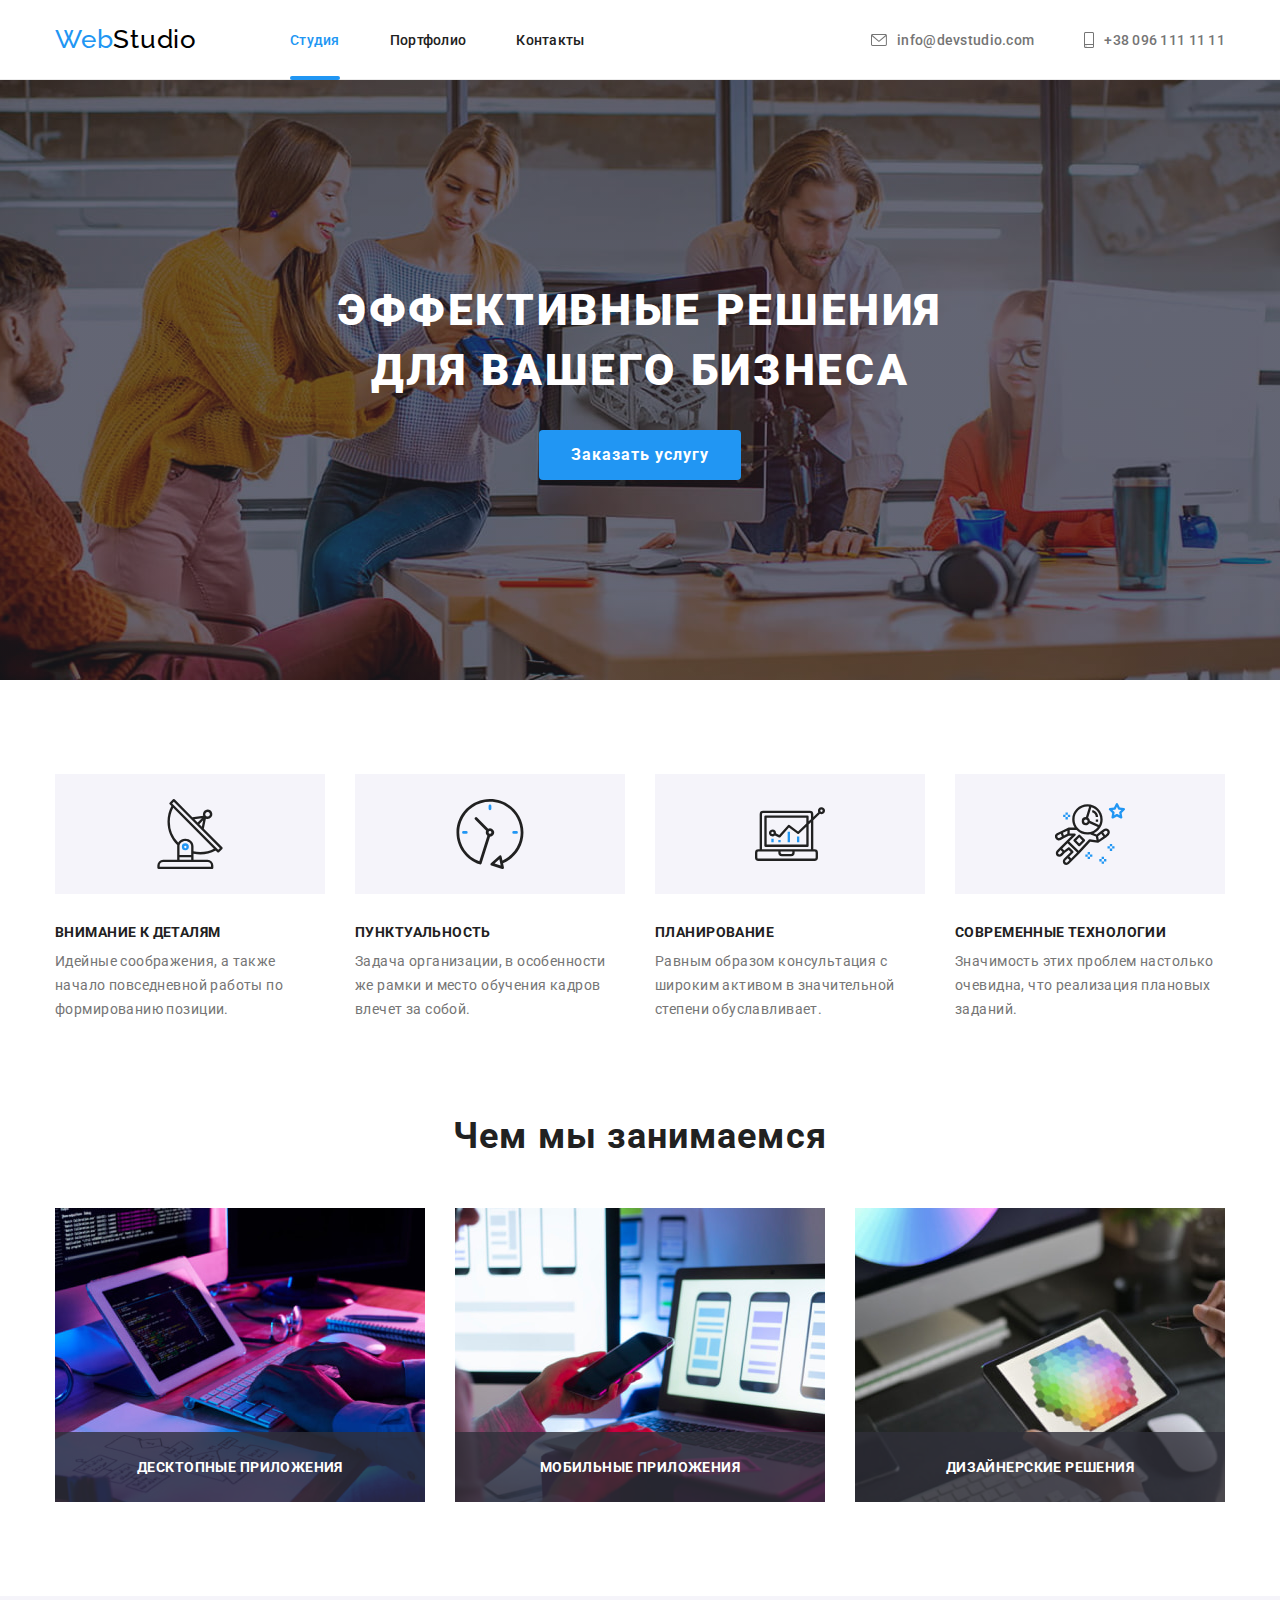
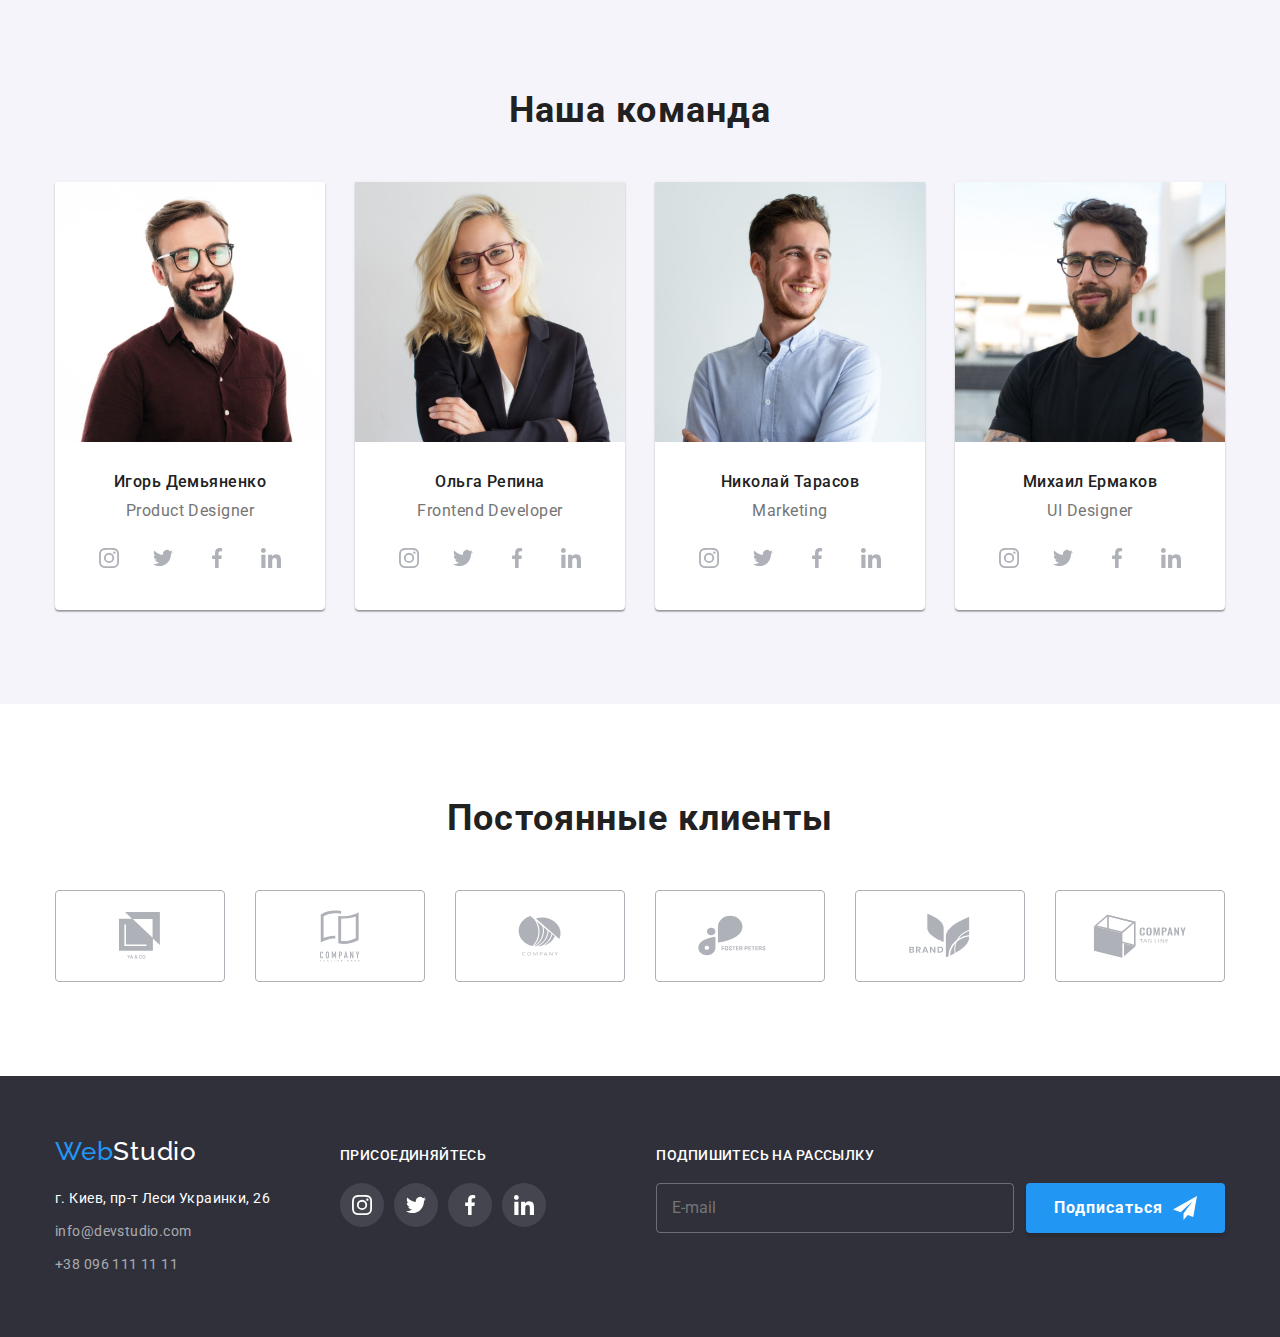
<file: index.html>
<!DOCTYPE html>
<html lang="ru">
  <head>
    <meta charset="UTF-8" />
    <meta http-equiv="X-UA-Compatible" content="IE=edge" />
    <meta name="viewport" content="width=device-width, initial-scale=1.0" />
    <title>WebStudio</title>

    <link
      rel="stylesheet"
      href="https://cdn.jsdelivr.net/npm/modern-normalize@1.1.0/modern-normalize.min.css"
    />
    <link rel="preconnect" href="https://fonts.gstatic.com" />
    <link
      href="https://fonts.googleapis.com/css2?family=Raleway:wght@700&family=Roboto:wght@400;500;700;900&display=swap"
      rel="stylesheet"
    />
    <link rel="stylesheet" href="./css/main.min.css" />
  </head>
  <body>
    <header class="header">
      <div class="container">
        <nav class="nav">
          <a href="./index.html" class="logo nav__logo"
            >Web<span class="nav__logo--color-black">Studio</span></a
          >
          <ul class="nav__list">
            <li class="nav__item">
              <a href="./index.html" class="nav__link nav__link--current">Студия</a>
            </li>
            <li class="nav__item">
              <a href="./portfolio.html" class="nav__link">Портфолио</a>
            </li>
            <li class="nav__item">
              <a href="" class="nav__link">Контакты</a>
            </li>
          </ul>
        </nav>
        <ul class="header-contacts">
          <li class="header-contacts__item">
            <a href="mailto:info@devstudio.com" class="header-contacts__link">
              <svg class="icon header-contacts__icon" width="16" height="12">
                <use href="./images/icons.svg#icon-mail"></use>
              </svg>
              info@devstudio.com</a
            >
          </li>
          <li class="header-contacts__item">
            <a href="tel:+380961111111" class="header-contacts__link">
              <svg class="icon header-contacts__icon" width="10" height="16">
                <use href="./images/icons.svg#icon-smartphone"></use>
              </svg>
              +38 096 111 11 11</a
            >
          </li>
        </ul>
      </div>
    </header>

    <main>
      <!-- секция "герой" -->
      <section class="section hero">
        <div class="container">
          <h1 class="hero__title">
            Эффективные решения <br />
            для вашего бизнеса
          </h1>
          <button type="button" class="button hero__button" data-modal-open>Заказать услугу</button>
        </div>
      </section>

      <!-- секция "наши преимущества" -->
      <section class="section advantages">
        <div class="container">
          <h2 class="section-title visually-hidden">Наши преимущества</h2>
          <ul class="advantages-list">
            <li class="advantages-list__item">
              <div class="advantages-list__img">
                <svg width="70" height="70">
                  <use href="./images/icons.svg#icon-antenna"></use>
                </svg>
              </div>
              <h3 class="advantages-list__title">Внимание к деталям</h3>
              <p class="advantages-list__description">
                Идейные соображения, а также начало повседневной работы по формированию позиции.
              </p>
            </li>
            <li class="advantages-list__item">
              <div class="advantages-list__img">
                <svg width="70" height="70">
                  <use href="./images/icons.svg#icon-clock"></use>
                </svg>
              </div>
              <h3 class="advantages-list__title">Пунктуальность</h3>
              <p class="advantages-list__description">
                Задача организации, в особенности же рамки и место обучения кадров влечет за собой.
              </p>
            </li>
            <li class="advantages-list__item">
              <div class="advantages-list__img">
                <svg width="70" height="70">
                  <use href="./images/icons.svg#icon-diagram"></use>
                </svg>
              </div>
              <h3 class="advantages-list__title">Планирование</h3>
              <p class="advantages-list__description">
                Равным образом консультация с широким активом в значительной степени обуславливает.
              </p>
            </li>
            <li class="advantages-list__item">
              <div class="advantages-list__img">
                <svg width="70" height="70">
                  <use href="./images/icons.svg#icon-astronaut"></use>
                </svg>
              </div>
              <h3 class="advantages-list__title">Современные технологии</h3>
              <p class="advantages-list__description">
                Значимость этих проблем настолько очевидна, что реализация плановых заданий.
              </p>
            </li>
          </ul>
        </div>
      </section>

      <!-- секция "чем мы занимаемся" -->
      <section class="section section-no-padding our-works">
        <div class="container">
          <h2 class="section-title">Чем мы занимаемся</h2>
          <ul class="our-works-list">
            <li class="our-works-list__item">
              <div class="thumb">
                <img src="./images/img1.jpg" alt="Дизайн" width="370" height="294" />
                <p class="our-works-list__description">Десктопные приложения</p>
              </div>
            </li>
            <li class="our-works-list__item">
              <div class="thumb">
                <img src="./images/img2.jpg" alt="Верстка" width="370" height="294" />
                <p class="our-works-list__description">Мобильные приложения</p>
              </div>
            </li>
            <li class="our-works-list__item">
              <div class="thumb">
                <img src="./images/img3.jpg" alt="Продвижение" width="370" height="294" />
                <p class="our-works-list__description">Дизайнерские решения</p>
              </div>
            </li>
          </ul>
        </div>
      </section>

      <!-- секция "наша команда" -->
      <section class="section team">
        <div class="container">
          <h2 class="section-title">Наша команда</h2>
          <ul class="team-list">
            <li class="team-list__item">
              <img src="./images/team1.jpg" alt="Игорь Демьяненко" width="270" height="260" />
              <div class="team-wrapper">
                <h3 class="team__title">Игорь Демьяненко</h3>
                <p class="team__description">Product Designer</p>
                <ul class="social-list">
                  <li class="social-list__item">
                    <a href="" class="social-list__link">
                      <svg class="icon" width="20" height="20">
                        <use href="./images/icons.svg#icon-instagram"></use>
                      </svg>
                    </a>
                  </li>
                  <li class="social-list__item">
                    <a href="" class="social-list__link">
                      <svg class="icon" width="20" height="20">
                        <use href="./images/icons.svg#icon-twitter"></use>
                      </svg>
                    </a>
                  </li>
                  <li class="social-list__item">
                    <a href="" class="social-list__link">
                      <svg class="icon" width="20" height="20">
                        <use href="./images/icons.svg#icon-facebook"></use>
                      </svg>
                    </a>
                  </li>
                  <li class="social-list__item">
                    <a href="" class="social-list__link">
                      <svg class="icon" width="20" height="20">
                        <use href="./images/icons.svg#icon-linkedin"></use>
                      </svg>
                    </a>
                  </li>
                </ul>
              </div>
            </li>
            <li class="team-list__item">
              <img src="./images/team2.jpg" alt="Ольга Репина" width="270" height="260" />
              <div class="team-wrapper">
                <h3 class="team__title">Ольга Репина</h3>
                <p class="team__description">Frontend Developer</p>
                <ul class="social-list">
                  <li class="social-list__item">
                    <a href="" class="social-list__link">
                      <svg class="icon" width="20" height="20">
                        <use href="./images/icons.svg#icon-instagram"></use>
                      </svg>
                    </a>
                  </li>
                  <li class="social-list__item">
                    <a href="" class="social-list__link">
                      <svg class="icon" width="20" height="20">
                        <use href="./images/icons.svg#icon-twitter"></use>
                      </svg>
                    </a>
                  </li>
                  <li class="social-list__item">
                    <a href="" class="social-list__link">
                      <svg class="icon" width="20" height="20">
                        <use href="./images/icons.svg#icon-facebook"></use>
                      </svg>
                    </a>
                  </li>
                  <li class="social-list__item">
                    <a href="" class="social-list__link">
                      <svg class="icon" width="20" height="20">
                        <use href="./images/icons.svg#icon-linkedin"></use>
                      </svg>
                    </a>
                  </li>
                </ul>
              </div>
            </li>
            <li class="team-list__item">
              <img src="./images/team3.jpg" alt="Николай Тарасов" width="270" height="260" />
              <div class="team-wrapper">
                <h3 class="team__title">Николай Тарасов</h3>
                <p class="team__description">Marketing</p>
                <ul class="social-list">
                  <li class="social-list__item">
                    <a href="" class="social-list__link">
                      <svg class="icon" width="20" height="20">
                        <use href="./images/icons.svg#icon-instagram"></use>
                      </svg>
                    </a>
                  </li>
                  <li class="social-list__item">
                    <a href="" class="social-list__link">
                      <svg class="icon" width="20" height="20">
                        <use href="./images/icons.svg#icon-twitter"></use>
                      </svg>
                    </a>
                  </li>
                  <li class="social-list__item">
                    <a href="" class="social-list__link">
                      <svg class="icon" width="20" height="20">
                        <use href="./images/icons.svg#icon-facebook"></use>
                      </svg>
                    </a>
                  </li>
                  <li class="social-list__item">
                    <a href="" class="social-list__link">
                      <svg class="icon" width="20" height="20">
                        <use href="./images/icons.svg#icon-linkedin"></use>
                      </svg>
                    </a>
                  </li>
                </ul>
              </div>
            </li>
            <li class="team-list__item">
              <img src="./images/team4.jpg" alt="Михаил Ермаков" width="270" height="260" />
              <div class="team-wrapper">
                <h3 class="team__title">Михаил Ермаков</h3>
                <p class="team__description">UI Designer</p>
                <ul class="social-list">
                  <li class="social-list__item">
                    <a href="" class="social-list__link">
                      <svg class="icon" width="20" height="20">
                        <use href="./images/icons.svg#icon-instagram"></use>
                      </svg>
                    </a>
                  </li>
                  <li class="social-list__item">
                    <a href="" class="social-list__link">
                      <svg class="icon" width="20" height="20">
                        <use href="./images/icons.svg#icon-twitter"></use>
                      </svg>
                    </a>
                  </li>
                  <li class="social-list__item">
                    <a href="" class="social-list__link">
                      <svg class="icon" width="20" height="20">
                        <use href="./images/icons.svg#icon-facebook"></use>
                      </svg>
                    </a>
                  </li>
                  <li class="social-list__item">
                    <a href="" class="social-list__link">
                      <svg class="icon" width="20" height="20">
                        <use href="./images/icons.svg#icon-linkedin"></use>
                      </svg>
                    </a>
                  </li>
                </ul>
              </div>
            </li>
          </ul>
        </div>
      </section>

      <!-- секция "наши клиенты" -->
      <section class="section our-clients">
        <div class="container">
          <h2 class="section-title">Постоянные клиенты</h2>
          <ul class="our-clients-list">
            <li class="our-clients-list__item">
              <a class="our-clients-list__link" href="">
                <svg class="icon" width="41" height="47">
                  <use href="./images/icons.svg#icon-client1"></use>
                </svg>
              </a>
            </li>
            <li class="our-clients-list__item">
              <a class="our-clients-list__link" href="">
                <svg class="icon" width="40" height="52">
                  <use href="./images/icons.svg#icon-client2"></use>
                </svg>
              </a>
            </li>
            <li class="our-clients-list__item">
              <a class="our-clients-list__link" href="">
                <svg class="icon" width="43" height="41">
                  <use href="./images/icons.svg#icon-client3"></use>
                </svg>
              </a>
            </li>
            <li class="our-clients-list__item">
              <a class="our-clients-list__link" href="">
                <svg class="icon" width="84" height="41">
                  <use href="./images/icons.svg#icon-client4"></use>
                </svg>
              </a>
            </li>
            <li class="our-clients-list__item">
              <a class="our-clients-list__link" href="">
                <svg class="icon" width="63" height="45">
                  <use href="./images/icons.svg#icon-client5"></use>
                </svg>
              </a>
            </li>
            <li class="our-clients-list__item">
              <a class="our-clients-list__link" href="">
                <svg class="icon" width="94" height="44">
                  <use href="./images/icons.svg#icon-client6"></use>
                </svg>
              </a>
            </li>
          </ul>
        </div>
      </section>
    </main>

    <footer class="footer">
      <div class="container">
        <div class="address-box">
          <a href="./index.html" class="logo footer__logo"
            >Web<span class="footer__logo--color-white">Studio</span></a
          >

          <address class="address">г. Киев, пр-т Леси Украинки, 26</address>

          <ul class="footer-contacts">
            <li class="footer-contacts__item">
              <a href="mailto:info@devstudio.com" class="footer-contacts__link"
                >info@devstudio.com</a
              >
            </li>
            <li class="footer-contacts__item">
              <a href="tel:+380961111111" class="footer-contacts__link">+38 096 111 11 11</a>
            </li>
          </ul>
        </div>
        <div class="social-box">
          <h2 class="footer__title">Присоединяйтесь</h2>
          <ul class="social-list">
            <li class="social-list__item">
              <a href="" class="social-list__link">
                <svg class="icon" width="20" height="20">
                  <use href="./images/icons.svg#icon-instagram"></use>
                </svg>
              </a>
            </li>
            <li class="social-list__item">
              <a href="" class="social-list__link">
                <svg class="icon" width="20" height="20">
                  <use href="./images/icons.svg#icon-twitter"></use>
                </svg>
              </a>
            </li>
            <li class="social-list__item">
              <a href="" class="social-list__link">
                <svg class="icon" width="20" height="20">
                  <use href="./images/icons.svg#icon-facebook"></use>
                </svg>
              </a>
            </li>
            <li class="social-list__item">
              <a href="" class="social-list__link">
                <svg class="icon" width="20" height="20">
                  <use href="./images/icons.svg#icon-linkedin"></use>
                </svg>
              </a>
            </li>
          </ul>
        </div>
        <div class="subscribe-box">
          <p class="footer__title">Подпишитесь на рассылку</p>
          <form class="subscribe-form">
            <label>
              <input type="email" name="email" class="subscribe-form__input" placeholder="E-mail" />
            </label>
            <button type="submit" class="button subscribe-form__button">
              Подписаться
              <svg class="icon" width="24" height="24">
                <use href="./images/icons.svg#icon-subscribe"></use>
              </svg>
            </button>
          </form>
        </div>
      </div>
    </footer>

    <div class="backdrop is-hidden" data-modal>
      <div class="modal">
        <button type="button" data-modal-close class="modal__button">
          <svg class="icon" width="18" height="18">
            <use href="./images/icons.svg#icon-close"></use>
          </svg>
        </button>
        <p class="modal__title">Оставьте свои данные, мы вам перезвоним</p>

        <form class="modal-form" autocomplete="off">
          <label class="modal-form__label">
            Имя
            <span class="modal-form__wrapper">
              <input type="text" name="user-name" class="modal-form__input" />
              <svg class="icon modal-form__icon" width="18" height="18">
                <use href="./images/icons.svg#icon-modal-person"></use>
              </svg>
            </span>
          </label>

          <label class="modal-form__label">
            Телефон
            <span class="modal-form__wrapper">
              <input type="tel" name="user-tel" class="modal-form__input" />
              <svg class="icon modal-form__icon" width="18" height="18">
                <use href="./images/icons.svg#icon-modal-phone"></use>
              </svg>
            </span>
          </label>

          <label class="modal-form__label">
            Почта
            <span class="modal-form__wrapper">
              <input type="email" name="user-email" class="modal-form__input" />
              <svg class="icon modal-form__icon" width="18" height="18">
                <use href="./images/icons.svg#icon-modal-email"></use>
              </svg>
            </span>
          </label>

          <label class="modal-form__label">
            Комментарий
            <textarea
              name="user-comment"
              placeholder="Введите текст"
              class="modal-form__textarea"
            ></textarea>
          </label>

          <label class="modal-policy">
            <input type="checkbox" name="checkbox" class="modal-policy__checkbox visually-hidden" />
            <span class="modal-policy__custom-checkbox"></span>
            Соглашаюсь с рассылкой и принимаю&nbsp;<a href="" class="modal-policy__link"
              >Условия договора</a
            >
          </label>

          <button type="submit" class="button modal-form__button">Отправить</button>
        </form>
      </div>
    </div>

    <script src="./js/modal.js"></script>
  </body>
</html>
</file>
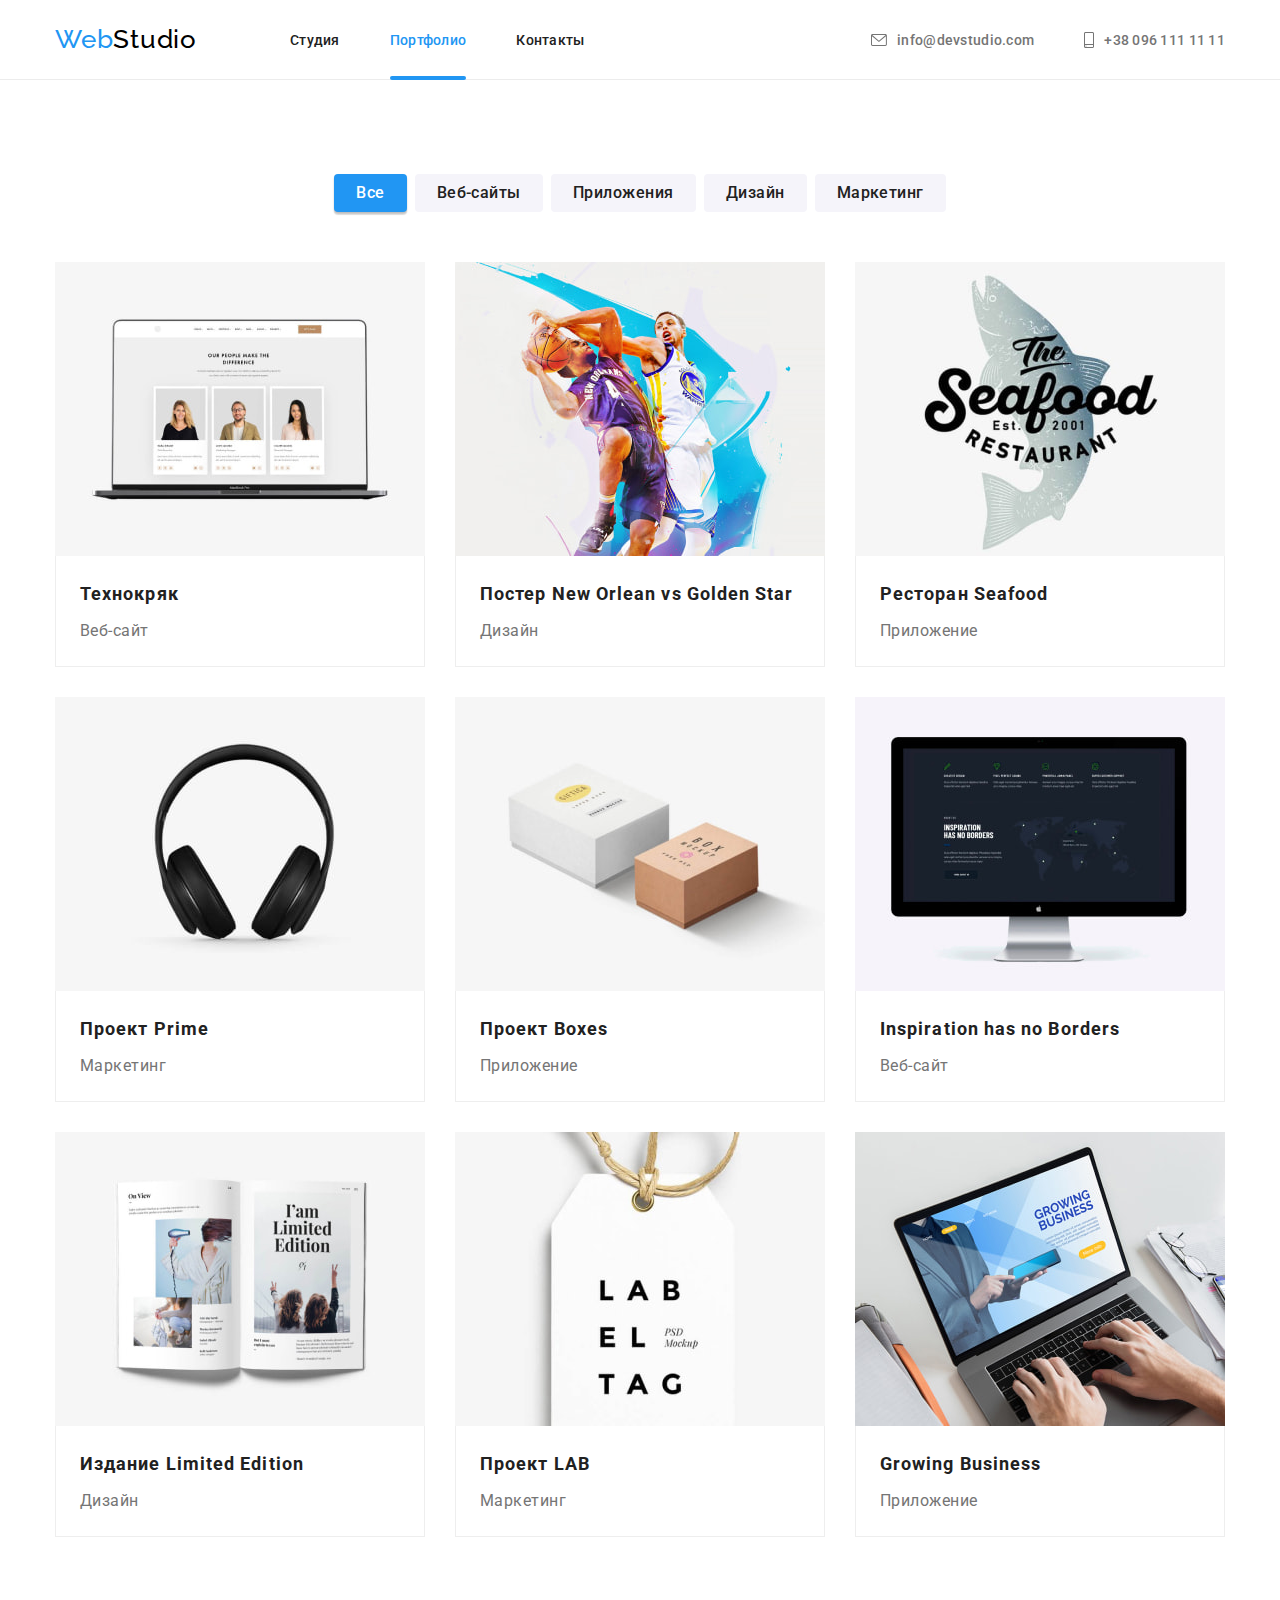
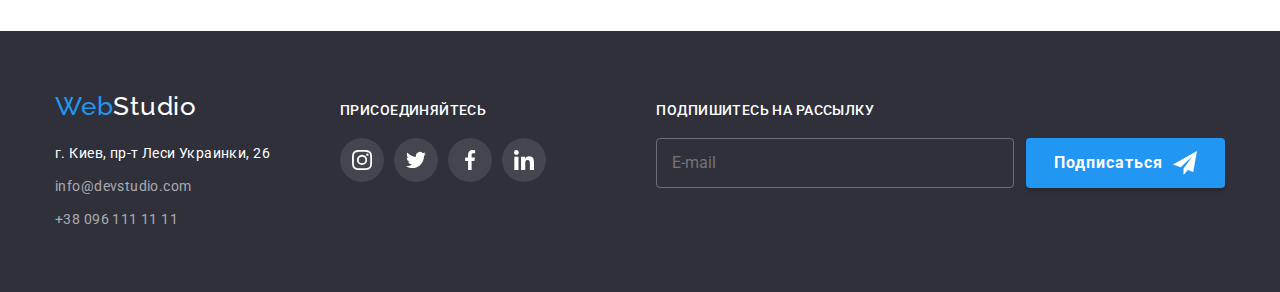
<file: portfolio.html>
<!DOCTYPE html>
<html lang="ru">
  <head>
    <meta charset="UTF-8" />
    <meta http-equiv="X-UA-Compatible" content="IE=edge" />
    <meta name="viewport" content="width=device-width, initial-scale=1.0" />
    <title>WebStudio</title>

    <link
      rel="stylesheet"
      href="https://cdn.jsdelivr.net/npm/modern-normalize@1.1.0/modern-normalize.min.css"
    />
    <link rel="preconnect" href="https://fonts.gstatic.com" />
    <link
      href="https://fonts.googleapis.com/css2?family=Raleway:wght@700&family=Roboto:wght@400;500;700;900&display=swap"
      rel="stylesheet"
    />
    <link rel="stylesheet" href="./css/main.min.css" />
  </head>
  <body>
    <header class="header">
      <div class="container">
        <nav class="nav">
          <a href="./index.html" class="logo nav__logo"
            >Web<span class="nav__logo--color-black">Studio</span></a
          >
          <ul class="nav__list">
            <li class="nav__item">
              <a href="./index.html" class="nav__link">Студия</a>
            </li>
            <li class="nav__item">
              <a href="./portfolio.html" class="nav__link nav__link--current">Портфолио</a>
            </li>
            <li class="nav__item">
              <a href="" class="nav__link">Контакты</a>
            </li>
          </ul>
        </nav>
        <ul class="header-contacts">
          <li class="header-contacts__item">
            <a href="mailto:info@devstudio.com" class="header-contacts__link">
              <svg class="icon header-contacts__icon" width="16" height="12">
                <use href="./images/icons.svg#icon-mail"></use>
              </svg>
              info@devstudio.com</a
            >
          </li>
          <li class="header-contacts__item">
            <a href="tel:+380961111111" class="header-contacts__link">
              <svg class="icon header-contacts__icon" width="10" height="16">
                <use href="./images/icons.svg#icon-smartphone"></use>
              </svg>
              +38 096 111 11 11</a
            >
          </li>
        </ul>
      </div>
    </header>

    <main>
      <section class="section portfolio">
        <div class="container">
          <h2 class="portfolio__title visually-hidden">Портфолио</h2>

          <ul class="portfolio-buttons">
            <li class="portfolio-buttons__item">
              <button
                type="button"
                class="button portfolio-buttons__button portfolio-buttons__button--first"
              >
                Все
              </button>
            </li>
            <li class="portfolio-buttons__item">
              <button type="button" class="button portfolio-buttons__button">Веб-сайты</button>
            </li>
            <li class="portfolio-buttons__item">
              <button type="button" class="button portfolio-buttons__button">Приложения</button>
            </li>
            <li class="portfolio-buttons__item">
              <button type="button" class="button portfolio-buttons__button">Дизайн</button>
            </li>
            <li class="portfolio-buttons__item">
              <button type="button" class="button portfolio-buttons__button">Маркетинг</button>
            </li>
          </ul>

          <ul class="portfolio-list">
            <li class="portfolio-list__item">
              <a href="" class="link portfolio-list__link">
                <div class="thumb">
                  <img src="./images/portfolio1.jpg" alt="Технокряк" width="370" height="294" />
                  <p class="portfolio-list-overlay">
                    Технокряк это современная площадка распространения коронавируса. Компании
                    используют эту платформу для цифрового шпионажа и атак на защищённые сервера
                    конкурентов.
                  </p>
                </div>
                <div class="portfolio-list__content">
                  <h3 class="portfolio-list__title">Технокряк</h3>
                  <p class="portfolio-list__description">Веб-сайт</p>
                </div>
              </a>
            </li>
            <li class="portfolio-list__item">
              <a href="" class="link portfolio-list__link">
                <div class="thumb">
                  <img
                    src="./images/portfolio2.jpg"
                    alt="Постер New Orlean vs Golden Star"
                    width="370"
                    height="294"
                  />
                  <p class="portfolio-list-overlay">
                    Технокряк это современная площадка распространения коронавируса. Компании
                    используют эту платформу для цифрового шпионажа и атак на защищённые сервера
                    конкурентов.
                  </p>
                </div>
                <div class="portfolio-list__content">
                  <h3 class="portfolio-list__title">Постер New Orlean vs Golden Star</h3>
                  <p class="portfolio-list__description">Дизайн</p>
                </div>
              </a>
            </li>
            <li class="portfolio-list__item">
              <a href="" class="link portfolio-list__link">
                <div class="thumb">
                  <img
                    src="./images/portfolio3.jpg"
                    alt="Ресторан Seafood"
                    width="370"
                    height="294"
                  />
                  <p class="portfolio-list-overlay">
                    Технокряк это современная площадка распространения коронавируса. Компании
                    используют эту платформу для цифрового шпионажа и атак на защищённые сервера
                    конкурентов.
                  </p>
                </div>
                <div class="portfolio-list__content">
                  <h3 class="portfolio-list__title">Ресторан Seafood</h3>
                  <p class="portfolio-list__description">Приложение</p>
                </div>
              </a>
            </li>
            <li class="portfolio-list__item">
              <a href="" class="link portfolio-list__link">
                <div class="thumb">
                  <img src="./images/portfolio4.jpg" alt="Проект Prime" width="370" height="294" />
                  <p class="portfolio-list-overlay">
                    Технокряк это современная площадка распространения коронавируса. Компании
                    используют эту платформу для цифрового шпионажа и атак на защищённые сервера
                    конкурентов.
                  </p>
                </div>
                <div class="portfolio-list__content">
                  <h3 class="portfolio-list__title">Проект Prime</h3>
                  <p class="portfolio-list__description">Маркетинг</p>
                </div>
              </a>
            </li>
            <li class="portfolio-list__item">
              <a href="" class="link portfolio-list__link">
                <div class="thumb">
                  <img src="./images/portfolio5.jpg" alt="Проект Boxes" width="370" height="294" />
                  <p class="portfolio-list-overlay">
                    Технокряк это современная площадка распространения коронавируса. Компании
                    используют эту платформу для цифрового шпионажа и атак на защищённые сервера
                    конкурентов.
                  </p>
                </div>
                <div class="portfolio-list__content">
                  <h3 class="portfolio-list__title">Проект Boxes</h3>
                  <p class="portfolio-list__description">Приложение</p>
                </div>
              </a>
            </li>
            <li class="portfolio-list__item">
              <a href="" class="link portfolio-list__link">
                <div class="thumb">
                  <img
                    src="./images/portfolio6.jpg"
                    alt="Inspiration has no Borders"
                    width="370"
                    height="294"
                  />
                  <p class="portfolio-list-overlay">
                    Технокряк это современная площадка распространения коронавируса. Компании
                    используют эту платформу для цифрового шпионажа и атак на защищённые сервера
                    конкурентов.
                  </p>
                </div>
                <div class="portfolio-list__content">
                  <h3 class="portfolio-list__title">Inspiration has no Borders</h3>
                  <p class="portfolio-list__description">Веб-сайт</p>
                </div>
              </a>
            </li>
            <li class="portfolio-list__item">
              <a href="" class="link portfolio-list__link">
                <div class="thumb">
                  <img
                    src="./images/portfolio7.jpg"
                    alt="Издание Limited Edition"
                    width="370"
                    height="294"
                  />
                  <p class="portfolio-list-overlay">
                    Технокряк это современная площадка распространения коронавируса. Компании
                    используют эту платформу для цифрового шпионажа и атак на защищённые сервера
                    конкурентов.
                  </p>
                </div>
                <div class="portfolio-list__content">
                  <h3 class="portfolio-list__title">Издание Limited Edition</h3>
                  <p class="portfolio-list__description">Дизайн</p>
                </div>
              </a>
            </li>
            <li class="portfolio-list__item">
              <a href="" class="link portfolio-list__link">
                <div class="thumb">
                  <img src="./images/portfolio8.jpg" alt="Проект LAB" width="370" height="294" />
                  <p class="portfolio-list-overlay">
                    Технокряк это современная площадка распространения коронавируса. Компании
                    используют эту платформу для цифрового шпионажа и атак на защищённые сервера
                    конкурентов.
                  </p>
                </div>
                <div class="portfolio-list__content">
                  <h3 class="portfolio-list__title">Проект LAB</h3>
                  <p class="portfolio-list__description">Маркетинг</p>
                </div>
              </a>
            </li>
            <li class="portfolio-list__item">
              <a href="" class="link portfolio-list__link">
                <div class="thumb">
                  <img
                    src="./images/portfolio9.jpg"
                    alt="Growing Business"
                    width="370"
                    height="294"
                  />
                  <p class="portfolio-list-overlay">
                    Технокряк это современная площадка распространения коронавируса. Компании
                    используют эту платформу для цифрового шпионажа и атак на защищённые сервера
                    конкурентов.
                  </p>
                </div>
                <div class="portfolio-list__content">
                  <h3 class="portfolio-list__title">Growing Business</h3>
                  <p class="portfolio-list__description">Приложение</p>
                </div>
              </a>
            </li>
          </ul>
        </div>
      </section>
    </main>

    <footer class="footer">
      <div class="container">
        <div class="address-box">
          <a href="./index.html" class="logo footer__logo"
            >Web<span class="footer__logo--color-white">Studio</span></a
          >

          <address class="address">г. Киев, пр-т Леси Украинки, 26</address>

          <ul class="footer-contacts">
            <li class="footer-contacts__item">
              <a href="mailto:info@devstudio.com" class="footer-contacts__link"
                >info@devstudio.com</a
              >
            </li>
            <li class="footer-contacts__item">
              <a href="tel:+380961111111" class="footer-contacts__link">+38 096 111 11 11</a>
            </li>
          </ul>
        </div>
        <div class="social-box">
          <h2 class="footer__title">Присоединяйтесь</h2>
          <ul class="social-list">
            <li class="social-list__item">
              <a href="" class="social-list__link">
                <svg class="icon" width="20" height="20">
                  <use href="./images/icons.svg#icon-instagram"></use>
                </svg>
              </a>
            </li>
            <li class="social-list__item">
              <a href="" class="social-list__link">
                <svg class="icon" width="20" height="20">
                  <use href="./images/icons.svg#icon-twitter"></use>
                </svg>
              </a>
            </li>
            <li class="social-list__item">
              <a href="" class="social-list__link">
                <svg class="icon" width="20" height="20">
                  <use href="./images/icons.svg#icon-facebook"></use>
                </svg>
              </a>
            </li>
            <li class="social-list__item">
              <a href="" class="social-list__link">
                <svg class="icon" width="20" height="20">
                  <use href="./images/icons.svg#icon-linkedin"></use>
                </svg>
              </a>
            </li>
          </ul>
        </div>
        <div class="subscribe-box">
          <p class="footer__title">Подпишитесь на рассылку</p>
          <form class="subscribe-form">
            <label>
              <input type="email" name="email" class="subscribe-form__input" placeholder="E-mail" />
            </label>
            <button type="submit" class="button subscribe-form__button">
              Подписаться
              <svg class="icon" width="24" height="24">
                <use href="./images/icons.svg#icon-subscribe"></use>
              </svg>
            </button>
          </form>
        </div>
      </div>
    </footer>
  </body>
</html>
</file>
<file: css/main.min.css>
:root{--heading-text-color: #212121;--main-text-color: #757575;--accent-color: #2196f3;--accent-color-opacity90: rgba(33, 150, 243, 0.9);--hero-button-hover-color: #188ce8;--black-color: #000000;--white-color: #ffffff;--white-color-opacity60: rgba(255, 255, 255, 0.6);--white-color-opacity10: rgba(255, 255, 255, 0.1);--background-dark-color: #2f303a;--background-light-color: #f5f4fa;--background-hero-color: #c4c4c4;--background-gradient-color: rgba(47, 48, 58, 0.4);--background-our-works-overlay: rgba(47, 48, 58, 0.8);--backdrop-color: rgba(0, 0, 0, 0.2);--border-header-color: #ececec;--icon-color: #afb1b8;--modal-icon-border-color: rgba(0, 0, 0, 0.1);--cubic: cubic-bezier(0.4, 0, 0.2, 1);--time: 250ms;--modal-input-border-color: rgba(33, 33, 33, 0.2)}.visually-hidden{position:absolute;width:1px;height:1px;margin:-1px;border:0;padding:0;clip:rect(0 0 0 0);overflow:hidden}.subscribe-form__button,.header .container,.nav,.nav__link,.header-contacts__link,.team-wrapper{display:-webkit-box;display:-ms-flexbox;display:flex;-webkit-box-align:center;-ms-flex-align:center;align-items:center}.social-list__link,.modal__button,.modal-policy,.modal-policy__custom-checkbox,.advantages-list__img,.our-clients-list__link{display:-webkit-box;display:-ms-flexbox;display:flex;-webkit-box-pack:center;-ms-flex-pack:center;justify-content:center;-webkit-box-align:center;-ms-flex-align:center;align-items:center}a{text-decoration:none;color:inherit}ul,ol{list-style:none;padding-left:0}h1,h2,h3,h4,h5,h6,p,ul,ol{margin-top:0;margin-bottom:0}img{display:block;width:100%;height:auto}body{font-family:Roboto, sans-serif;font-style:normal;font-weight:400;color:var(--main-text-color)}.section{padding-top:94px;padding-bottom:94px}.section-no-padding{padding-top:0}.container{width:1200px;margin:0 auto;padding-left:15px;padding-right:15px}.thumb{position:relative;overflow:hidden}.icon{fill:currentColor}.logo{font-family:Raleway, sans-serif;font-weight:500;font-size:26px;line-height:1.1923;letter-spacing:.03em;color:var(--accent-color)}.nav__logo{display:block;margin-right:93px}.nav__logo--color-black{color:var(--black-color)}.footer__logo{display:block;margin-bottom:20px}.footer__logo--color-white{color:var(--white-color)}.button{font-family:inherit;font-style:normal;font-weight:700;font-size:16px;line-height:1.875;letter-spacing:.06em;border:0;border-radius:4px;color:var(--white-color);background-color:var(--accent-color);cursor:pointer;-webkit-transition:background-color var(--time) var(--cubic);transition:background-color var(--time) var(--cubic)}.button:hover,.button:focus{background-color:var(--hero-button-hover-color)}.hero__button{display:-webkit-box;display:-ms-flexbox;display:flex;margin-left:auto;margin-right:auto;padding:10px 32px}.subscribe-form__button{padding:10px 28px;margin-left:12px;-webkit-box-shadow:0px 4px 4px rgba(0,0,0,0.15);box-shadow:0px 4px 4px rgba(0,0,0,0.15)}.subscribe-form__button .icon{margin-left:10px}.modal-form__button{-ms-flex-item-align:center;-ms-grid-row-align:center;align-self:center;padding:10px 55px;margin-top:30px;-webkit-box-shadow:0px 4px 4px rgba(0,0,0,0.15);box-shadow:0px 4px 4px rgba(0,0,0,0.15)}.portfolio-buttons__button{padding:6px 22px;font-weight:500;line-height:1.625;text-align:center;letter-spacing:0.03em;color:var(--heading-text-color);background-color:var(--background-light-color);-webkit-transition:color var(--time) var(--cubic),background-color var(--time) var(--cubic),-webkit-box-shadow var(--time) var(--cubic);transition:color var(--time) var(--cubic),background-color var(--time) var(--cubic),-webkit-box-shadow var(--time) var(--cubic);transition:color var(--time) var(--cubic),background-color var(--time) var(--cubic),box-shadow var(--time) var(--cubic);transition:color var(--time) var(--cubic),background-color var(--time) var(--cubic),box-shadow var(--time) var(--cubic),-webkit-box-shadow var(--time) var(--cubic)}.portfolio-buttons__button:hover,.portfolio-buttons__button:focus,.portfolio-buttons__button--first{color:var(--white-color);background-color:var(--accent-color);-webkit-box-shadow:0px 3px 1px rgba(0,0,0,0.1),0px 1px 2px rgba(0,0,0,0.08),0px 2px 2px rgba(0,0,0,0.12);box-shadow:0px 3px 1px rgba(0,0,0,0.1),0px 1px 2px rgba(0,0,0,0.08),0px 2px 2px rgba(0,0,0,0.12)}.section-title{margin-bottom:50px;font-weight:700;font-size:36px;line-height:1.166;letter-spacing:.03em;text-align:center;color:var(--heading-text-color)}.social-list{display:-webkit-box;display:-ms-flexbox;display:flex}.social-list__item{width:44px;height:44px}.social-list__item:not(:last-child){margin-right:10px}.social-list__link{width:100%;height:100%;border:0;border-radius:50%;-webkit-transition:background-color var(--time) var(--cubic),color var(--time) var(--cubic);transition:background-color var(--time) var(--cubic),color var(--time) var(--cubic)}.team-wrapper .social-list__link{color:var(--icon-color)}.team-wrapper .social-list__link:hover,.team-wrapper .social-list__link:focus{background-color:var(--accent-color);color:var(--white-color)}.social-box .social-list__link{background-color:var(--white-color-opacity10);color:var(--white-color)}.social-box .social-list__link:hover,.social-box .social-list__link:focus{background-color:var(--accent-color)}.backdrop{position:fixed;top:0;left:0;width:100vw;height:100vh;background-color:var(--backdrop-color);visibility:visible;opacity:1;-webkit-transition:opacity var(--time) var(--cubic),visibility var(--time) var(--cubic);transition:opacity var(--time) var(--cubic),visibility var(--time) var(--cubic)}.backdrop.is-hidden{visibility:hidden;opacity:0;pointer-events:none}.modal{position:absolute;top:50%;left:50%;-webkit-transform:translate(-50%, -50%);transform:translate(-50%, -50%);width:528px;height:581px;padding:40px;border-radius:4px;-webkit-box-shadow:0px 1px 3px rgba(0,0,0,0.12),0px 1px 1px rgba(0,0,0,0.14),0px 2px 1px rgba(0,0,0,0.2);box-shadow:0px 1px 3px rgba(0,0,0,0.12),0px 1px 1px rgba(0,0,0,0.14),0px 2px 1px rgba(0,0,0,0.2);background-color:var(--white-color)}.modal__button{position:absolute;top:8px;right:8px;width:30px;height:30px;border-radius:50%;border:1px solid var(--modal-icon-border-color);background-color:var(--white-color)}.modal__button:hover{cursor:pointer}.modal__button .icon{fill:var(--black-color);-webkit-transition:fill var(--time) var(--cubic);transition:fill var(--time) var(--cubic)}.modal__button:hover .icon{fill:var(--accent-color)}.modal__title{margin-bottom:12px;font-weight:700;font-size:20px;line-height:1.15;letter-spacing:.03em;text-align:center;color:var(--heading-text-color)}.modal-form{display:-webkit-box;display:-ms-flexbox;display:flex;-webkit-box-orient:vertical;-webkit-box-direction:normal;-ms-flex-direction:column;flex-direction:column}.modal-form__label{width:100%;margin-bottom:10px;font-size:12px;line-height:1.166;letter-spacing:.01em;color:var(--main-text-color)}.modal-form__input{width:100%;height:40px;margin-top:4px;padding-left:42px;border:1px solid var(--modal-input-border-color);border-radius:4px;-webkit-transition:border-color var(--time) var(--cubic);transition:border-color var(--time) var(--cubic)}.modal-form__input:hover{cursor:pointer}.modal-form__input:focus{border-color:var(--accent-color);outline:none}.modal-form__wrapper{position:relative}.modal-form__icon{position:absolute;z-index:1;top:50%;left:15px;-webkit-transform:translateY(-50%);transform:translateY(-50%);fill:var(--heading-text-color);-webkit-transition:fill var(--time) var(--cubic);transition:fill var(--time) var(--cubic)}.modal-form__input:focus+.modal-form__icon{fill:var(--accent-color)}.modal-form__textarea{width:100%;height:120px;padding:12px 16px;margin-top:4px;border:1px solid var(--modal-input-border-color);border-radius:4px;resize:none;-webkit-transition:border-color var(--time) var(--cubic);transition:border-color var(--time) var(--cubic)}.modal-form__textarea:hover{cursor:pointer}.modal-form__textarea:focus{border-color:var(--accent-color);outline:none}.modal-form__textarea::-webkit-input-placeholder{font-size:12px;line-height:1.166;letter-spacing:0.01em;color:rgba(117,117,117,0.5)}.modal-form__textarea:-ms-input-placeholder{font-size:12px;line-height:1.166;letter-spacing:0.01em;color:rgba(117,117,117,0.5)}.modal-form__textarea::-ms-input-placeholder{font-size:12px;line-height:1.166;letter-spacing:0.01em;color:rgba(117,117,117,0.5)}.modal-form__textarea::placeholder{font-size:12px;line-height:1.166;letter-spacing:0.01em;color:rgba(117,117,117,0.5)}.modal-policy{margin-top:10px;font-size:14px;line-height:1.714;letter-spacing:.03em}.modal-policy:hover{cursor:pointer}.modal-policy__custom-checkbox{width:16px;height:15px;margin-right:8px;border:2px solid var(--heading-text-color);border-radius:3px;-webkit-transition:border-color var(--time) var(--cubic),background-color var(--time) var(--cubic);transition:border-color var(--time) var(--cubic),background-color var(--time) var(--cubic)}.modal-policy__checkbox:checked+.modal-policy__custom-checkbox{background-color:var(--accent-color);border-color:var(--accent-color);background-image:url(../images/checkbox.svg);background-position:center;background-repeat:no-repeat;background-size:cover;background-origin:border-box}.modal-policy__checkbox:focus+.modal-policy__custom-checkbox{outline:1px solid var(--accent-color);outline-offset:2px}.modal-policy__link{color:var(--accent-color);text-decoration:underline}.header{border-bottom:1px solid var(--border-header-color)}.nav__list{display:-webkit-box;display:-ms-flexbox;display:flex;font-weight:500;font-size:14px;line-height:1.143;letter-spacing:.02em}.nav__item{position:relative}.nav__item:not(:last-child){margin-right:50px}.nav__link{padding-top:32px;padding-bottom:31px;color:var(--heading-text-color);-webkit-transition:color var(--time) var(--cubic);transition:color var(--time) var(--cubic)}.nav__link:hover,.nav__link:focus{color:var(--accent-color)}.nav__link--current{color:var(--accent-color)}.nav__link--current::after{position:absolute;bottom:-1px;border-radius:2px;width:100%;height:4px;content:'';background-color:var(--accent-color)}.header-contacts{display:-webkit-box;display:-ms-flexbox;display:flex;margin-left:auto;font-weight:500;font-size:14px;line-height:1.143;letter-spacing:.02em}.header-contacts__item:not(:last-child){margin-right:50px}.header-contacts__link{padding-top:32px;padding-bottom:31px;-webkit-transition:color var(--time) var(--cubic);transition:color var(--time) var(--cubic)}.header-contacts__link:hover,.header-contacts__link:focus{color:var(--accent-color)}.header-contacts__icon{margin-right:10px}.hero{padding-top:200px;padding-bottom:200px;background-image:-webkit-gradient(linear, left top, left bottom, from(var(--background-gradient-color)), to(var(--background-gradient-color))),url(../images/background.jpg);background-image:linear-gradient(var(--background-gradient-color), var(--background-gradient-color)),url(../images/background.jpg);background-position:center;background-repeat:no-repeat;background-size:1600px}.hero__title{margin-bottom:30px;font-weight:900;font-size:44px;line-height:1.364;letter-spacing:.06em;text-align:center;text-transform:uppercase;color:var(--white-color)}.advantages-list{display:-webkit-box;display:-ms-flexbox;display:flex}.advantages-list__item{-ms-flex-preferred-size:calc((100% - 90px) / 4);flex-basis:calc((100% - 90px) / 4)}.advantages-list__item:not(:last-child){margin-right:30px}.advantages-list__img{width:100%;height:120px;margin-bottom:30px;background-color:var(--background-light-color)}.advantages-list__title{margin-bottom:10px;font-weight:700;font-size:14px;line-height:1.143;letter-spacing:.03em;text-transform:uppercase;color:var(--heading-text-color)}.advantages-list__description{font-size:14px;line-height:1.714;letter-spacing:.03em}.our-works-list{display:-webkit-box;display:-ms-flexbox;display:flex}.our-works-list__item{-ms-flex-preferred-size:calc((100% - 60px) / 3);flex-basis:calc((100% - 60px) / 3)}.our-works-list__item:not(:last-child){margin-right:30px}.our-works-list__description{position:absolute;left:0;bottom:0;width:100%;height:70px;padding-top:27px;padding-bottom:27px;font-weight:700;font-size:14px;line-height:1.143;letter-spacing:.03em;text-align:center;text-transform:uppercase;background-color:var(--background-our-works-overlay);color:var(--white-color)}.team{background-color:var(--background-light-color)}.team-list{display:-webkit-box;display:-ms-flexbox;display:flex}.team-list__item{-ms-flex-preferred-size:calc((100% - 90px) / 4);flex-basis:calc((100% - 90px) / 4);border:0;border-radius:0px 0px 4px 4px;-webkit-box-shadow:0px 1px 3px rgba(0,0,0,0.12),0px 1px 1px rgba(0,0,0,0.14),0px 2px 1px rgba(0,0,0,0.2);box-shadow:0px 1px 3px rgba(0,0,0,0.12),0px 1px 1px rgba(0,0,0,0.14),0px 2px 1px rgba(0,0,0,0.2);background-color:var(--white-color)}.team-list__item:not(:last-child){margin-right:30px}.team-wrapper{-webkit-box-orient:vertical;-webkit-box-direction:normal;-ms-flex-direction:column;flex-direction:column;padding:30px 0}.team__title{margin-bottom:10px;font-weight:500;font-size:16px;line-height:1.187;letter-spacing:.03em;color:var(--heading-text-color)}.team__description{margin-bottom:16px;font-size:16px;line-height:1.187;letter-spacing:.03em}.our-clients-list{display:-webkit-box;display:-ms-flexbox;display:flex}.our-clients-list__item{-ms-flex-preferred-size:calc((100% - 150px) / 6);flex-basis:calc((100% - 150px) / 6);height:92px}.our-clients-list__item:not(:last-child){margin-right:30px}.our-clients-list__link{width:100%;height:100%;border:1px solid var(--icon-color);border-radius:4px;color:var(--icon-color);-webkit-transition:border var(--time) var(--cubic),color var(--time) var(--cubic);transition:border var(--time) var(--cubic),color var(--time) var(--cubic)}.our-clients-list__link:hover,.our-clients-list__link:focus{border:1px solid var(--accent-color);color:var(--accent-color)}.footer{background-color:var(--background-dark-color)}.footer .container{display:-webkit-box;display:-ms-flexbox;display:flex;-webkit-box-align:baseline;-ms-flex-align:baseline;align-items:baseline;padding-top:60px;padding-bottom:60px}.footer .footer__title{margin-bottom:20px;font-weight:500;font-size:14px;line-height:1.143;letter-spacing:.03em;text-transform:uppercase;color:var(--white-color)}.address-box{display:-webkit-box;display:-ms-flexbox;display:flex;-webkit-box-orient:vertical;-webkit-box-direction:normal;-ms-flex-direction:column;flex-direction:column;margin-right:70px}.address-box .address{margin-bottom:9px;font-style:normal;font-size:14px;line-height:1.71;letter-spacing:.03em;color:var(--white-color)}.footer-contacts{font-size:14px;line-height:1.71;letter-spacing:.03em;color:var(--white-color-opacity60)}.footer-contacts__item:nth-child(1){margin-bottom:9px}.footer-contacts__link{-webkit-transition:color var(--time) var(--cubic);transition:color var(--time) var(--cubic)}.footer-contacts__link:hover,.footer-contacts__link:focus{color:var(--accent-color)}.social-box .icon{fill:var(--white-color)}.subscribe-box{margin-left:auto}.subscribe-box .subscribe-form{display:-webkit-box;display:-ms-flexbox;display:flex}.subscribe-box .subscribe-form__input{width:358px;height:50px;padding:15px;border:1px solid rgba(255,255,255,0.3);border-radius:4px;background-color:transparent;color:var(--white-color);cursor:pointer}.portfolio-buttons{display:-webkit-box;display:-ms-flexbox;display:flex;-webkit-box-pack:center;-ms-flex-pack:center;justify-content:center;margin-bottom:50px}.portfolio-buttons__item:not(:last-child){margin-right:8px}.portfolio-list{display:-webkit-box;display:-ms-flexbox;display:flex;-ms-flex-wrap:wrap;flex-wrap:wrap;margin-right:-30px;margin-bottom:-30px}.portfolio-list__item{-ms-flex-preferred-size:calc((100% - 90px) / 3);flex-basis:calc((100% - 90px) / 3);margin-right:30px;margin-bottom:30px}.portfolio-list__link{display:-webkit-box;display:-ms-flexbox;display:flex;-webkit-box-orient:vertical;-webkit-box-direction:normal;-ms-flex-direction:column;flex-direction:column;width:100%;height:100%;-webkit-transition:-webkit-box-shadow var(--time) var(--cubic);transition:-webkit-box-shadow var(--time) var(--cubic);transition:box-shadow var(--time) var(--cubic);transition:box-shadow var(--time) var(--cubic), -webkit-box-shadow var(--time) var(--cubic)}.portfolio-list__link:hover,.portfolio-list__link:focus{-webkit-box-shadow:0px 1px 1px rgba(0,0,0,0.12),0px 4px 4px rgba(0,0,0,0.06),1px 4px 6px rgba(0,0,0,0.16);box-shadow:0px 1px 1px rgba(0,0,0,0.12),0px 4px 4px rgba(0,0,0,0.06),1px 4px 6px rgba(0,0,0,0.16);cursor:pointer}.portfolio-list-overlay{position:absolute;top:0;left:0;-webkit-transform:translateY(100%);transform:translateY(100%);width:100%;height:100%;padding:63px 24px;font-size:18px;line-height:1.555;letter-spacing:.03em;color:var(--white-color);background-color:var(--accent-color-opacity90);-webkit-transition:-webkit-transform var(--time) var(--cubic);transition:-webkit-transform var(--time) var(--cubic);transition:transform var(--time) var(--cubic);transition:transform var(--time) var(--cubic), -webkit-transform var(--time) var(--cubic)}.portfolio-list__link:hover .portfolio-list-overlay,.portfolio-list__link:focus .portfolio-list-overlay{-webkit-transform:translateY(0);transform:translateY(0)}.portfolio-list__content{padding:20px 24px;border:1px solid #eeeeee;border-top:none;background-color:var(--white-color)}.portfolio-list__title{margin-bottom:4px;font-weight:700;font-size:18px;line-height:2;letter-spacing:.06em;color:var(--heading-text-color)}.portfolio-list__description{font-size:16px;line-height:1.875;letter-spacing:.03em}
/*# sourceMappingURL=main.min.css.map */
</file>
